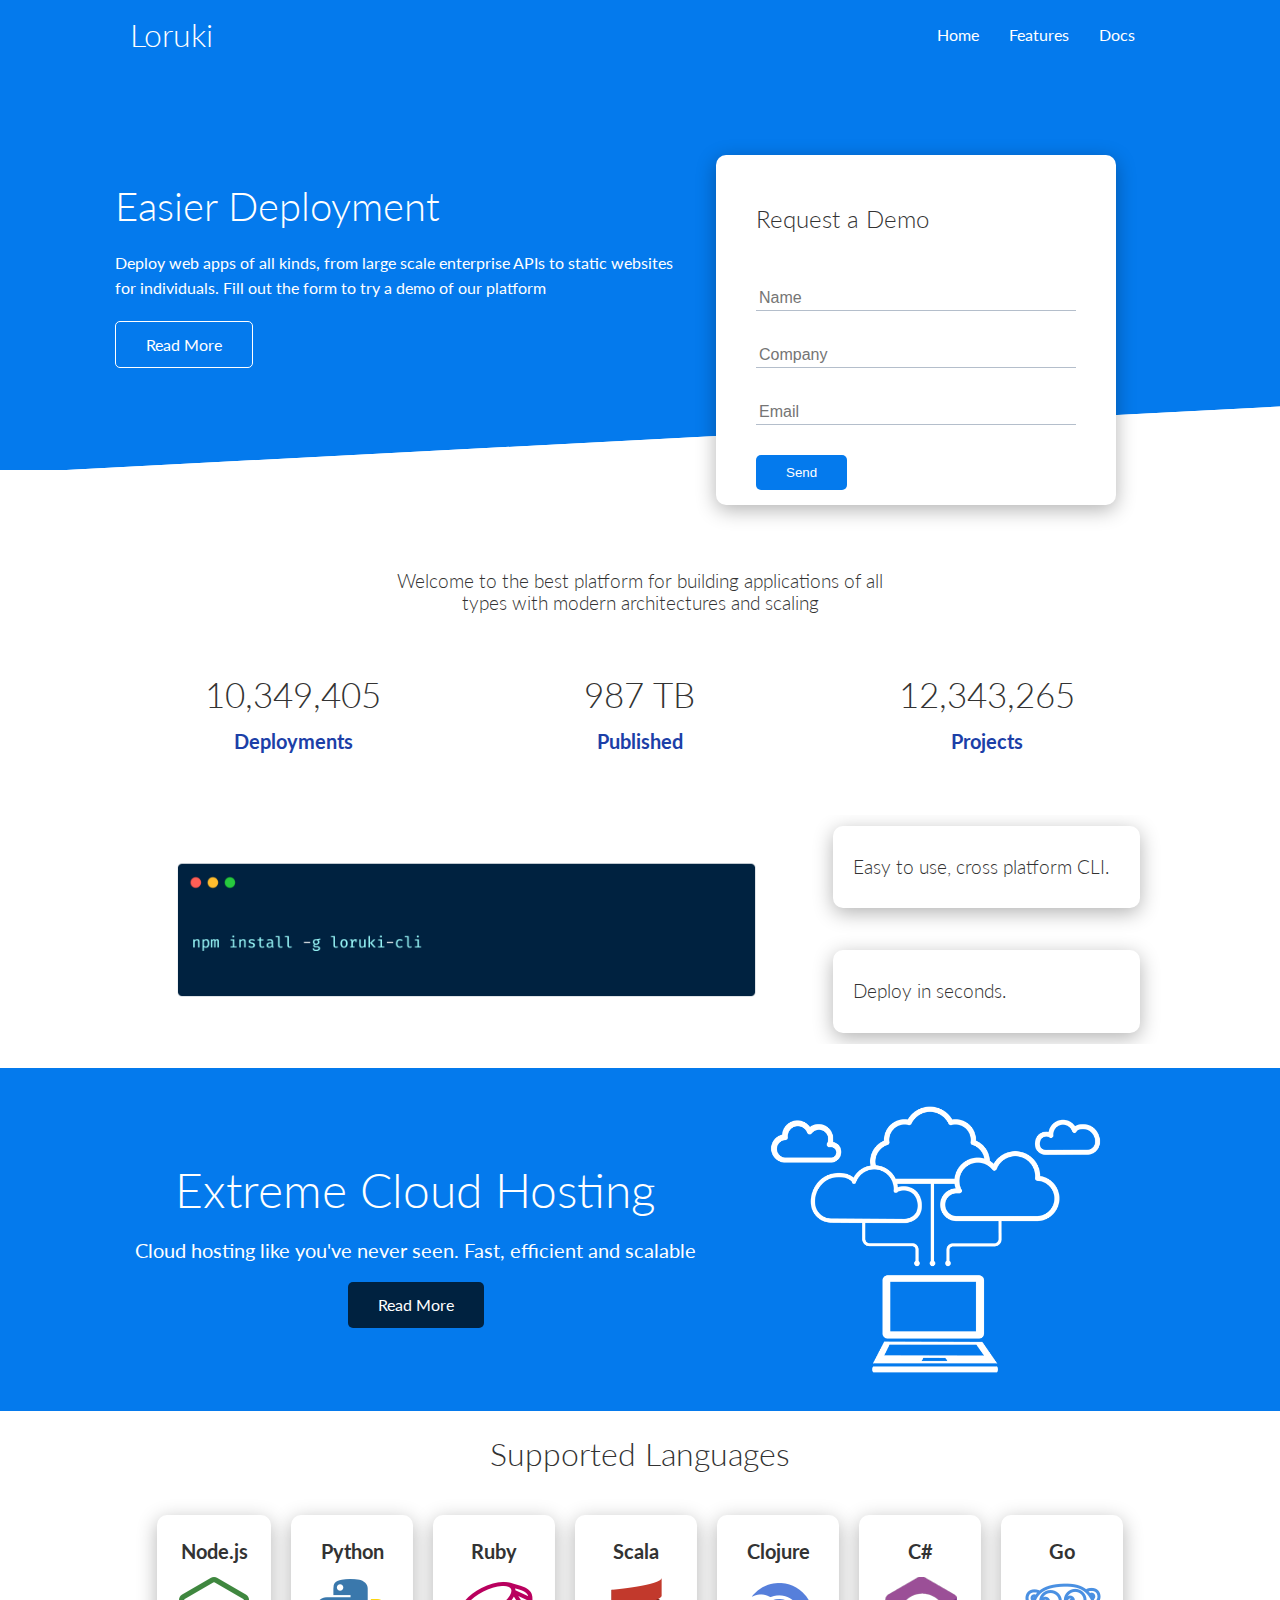
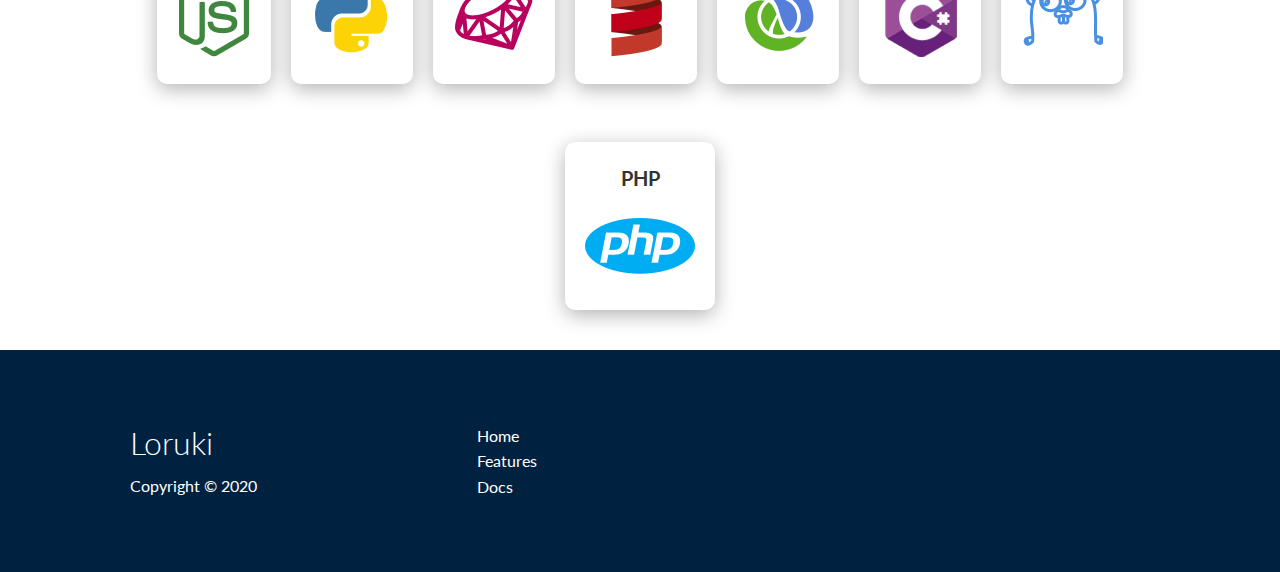
<file: index.html>
<!DOCTYPE html>
<html lang="en">
	<head>
		<meta charset="UTF-8" />
		<meta name="viewport" content="width=device-width, initial-scale=1.0" />
		<title>Loruki| Cloud Hosting For Everyone</title>
		<link rel="stylesheet" href="css/utilities.css" />
		<link rel="stylesheet" href="css/style.css" />
		<link
			rel="stylesheet"
			href="https://cdnjs.cloudflare.com/ajax/libs/font-awesome/5.15.1/css/all.min.css"
			integrity="sha512-+4zCK9k+qNFUR5X+cKL9EIR+ZOhtIloNl9GIKS57V1MyNsYpYcUrUeQc9vNfzsWfV28IaLL3i96P9sdNyeRssA=="
			crossorigin="anonymous"
		/>
	</head>
	<body>
		<!--Navbar-->
		<div class="navbar">
			<div class="container flex">
				<h1 class="logo">Loruki</h1>
				<nav>
					<ul>
						<li><a href="index.html">Home</a></li>
						<li><a href="features.html">Features</a></li>
						<li><a href="docs.html">Docs</a></li>
					</ul>
				</nav>
			</div>
		</div>

		<!--showcase-->
		<section class="showcase">
			<div class="container grid">
				<div class="showcase-text">
					<h1>Easier Deployment</h1>
					<p>
						Deploy web apps of all kinds, from large scale enterprise APIs to
						static websites for individuals. Fill out the form to try a demo of
						our platform
					</p>
					<a href="features.html" class="btn btn-outline">Read More</a>
				</div>
				<div class="showcase-form card">
					<h2>Request a Demo</h2>
					<form
						name="contact"
						method="POST"
						netlify-honeypot="bot-field"
						data-netlify="true"
					>
						<input type="hidden" name="form-name" value="contact" />
						<p class="hidden">
							<label
								>Don’t fill this out if you're human: <input name="bot-field"
							/></label>
						</p>
						<div class="form-control">
							<input type="text" name="name" placeholder="Name" required />
						</div>
						<div class="form-control">
							<input
								type="text"
								name="company"
								placeholder="Company"
								required
							/>
						</div>
						<div class="form-control">
							<input type="text" name="email" placeholder="Email" required />
						</div>
						<input type="submit" value="Send" class="btn btn-primary" />
					</form>
				</div>
			</div>
		</section>

		<!--Stats-->
		<section class="stats">
			<div class="container">
				<h3 class="stats-heading text-center my-1">
					Welcome to the best platform for building applications of all types
					with modern architectures and scaling
				</h3>
				<div class="grid grid-3 text-center my-4">
					<div>
						<i class="fas fa-server fa-3x"></i>
						<h3>10,349,405</h3>
						<p class="text-secondary">Deployments</p>
					</div>
					<div>
						<i class="fas fa-upload fa-3x"></i>
						<h3>987 TB</h3>
						<p class="text-secondary">Published</p>
					</div>
					<div>
						<i class="fas fa-project-diagram fa-3x"></i>
						<h3>12,343,265</h3>
						<p class="text-secondary">Projects</p>
					</div>
				</div>
			</div>
		</section>

		<!--CLI-->
		<section class="cli">
			<div class="container grid">
				<img src="images/cli.png" alt="loruki cli" />
				<div class="card">
					<h3>Easy to use, cross platform CLI.</h3>
				</div>
				<div class="card">
					<h3>Deploy in seconds.</h3>
				</div>
			</div>
		</section>

		<!--Cloud-->
		<section class="cloud bg-primary my-2 py-2">
			<div class="container grid">
				<div class="text-center">
					<h2 class="lg">Extreme Cloud Hosting</h2>
					<p class="lead my-1">
						Cloud hosting like you've never seen. Fast, efficient and scalable
					</p>
					<a href="features.html" class="btn btn-dark">Read More</a>
				</div>
				<img src="/images/cloud.png" alt="image of cloud illustration" />
			</div>
		</section>

		<!--Languages-->

		<section class="languages">
			<h2 class="md text-center my-2">Supported Languages</h2>
			<div class="container flex">
				<div class="card">
					<h4>Node.js</h4>
					<img src="/images/logos/node.png" alt="node.js logo" />
				</div>
				<div class="card">
					<h4>Python</h4>
					<img src="/images/logos/python.png" alt="Python logo" />
				</div>
				<div class="card">
					<h4>Ruby</h4>
					<img src="/images/logos/ruby.png" alt="Ruby logo" />
				</div>
				<div class="card">
					<h4>Scala</h4>
					<img src="/images/logos/scala.png" alt="Scala logo" />
				</div>
				<div class="card">
					<h4>Clojure</h4>
					<img src="/images/logos/clojure.png" alt="Clojure logo" />
				</div>
				<div class="card">
					<h4>C#</h4>
					<img src="/images/logos/csharp.png" alt="C-sharp logo" />
				</div>
				<div class="card">
					<h4>Go</h4>
					<img src="/images/logos/go.png" alt="Go logo" />
				</div>
				<div class="card">
					<h4>PHP</h4>
					<img src="/images/logos/php.png" alt="PHP logo" />
				</div>
			</div>
		</section>

		<!--Footer-->
		<footer class="footer bg-dark py-5">
			<div class="container grid-3 grid">
				<div>
					<h1>Loruki</h1>
					<p>Copyright &copy; 2020</p>
				</div>
				<nav>
					<ul>
						<li><a href="index.html">Home</a></li>
						<li><a href="features.html">Features</a></li>
						<li><a href="docs.html">Docs</a></li>
					</ul>
				</nav>
				<div class="social">
					<a href="#"><i class="fab fa-github fa-2x"></i></a>
					<a href="#"><i class="fab fa-facebook fa-2x"></i></a>
					<a href="#"><i class="fab fa-twitter fa-2x"></i></a>
					<a href="#"><i class="fab fa-instagram fa-2x"></i></a>
				</div>
			</div>
		</footer>
	</body>
</html>
</file>
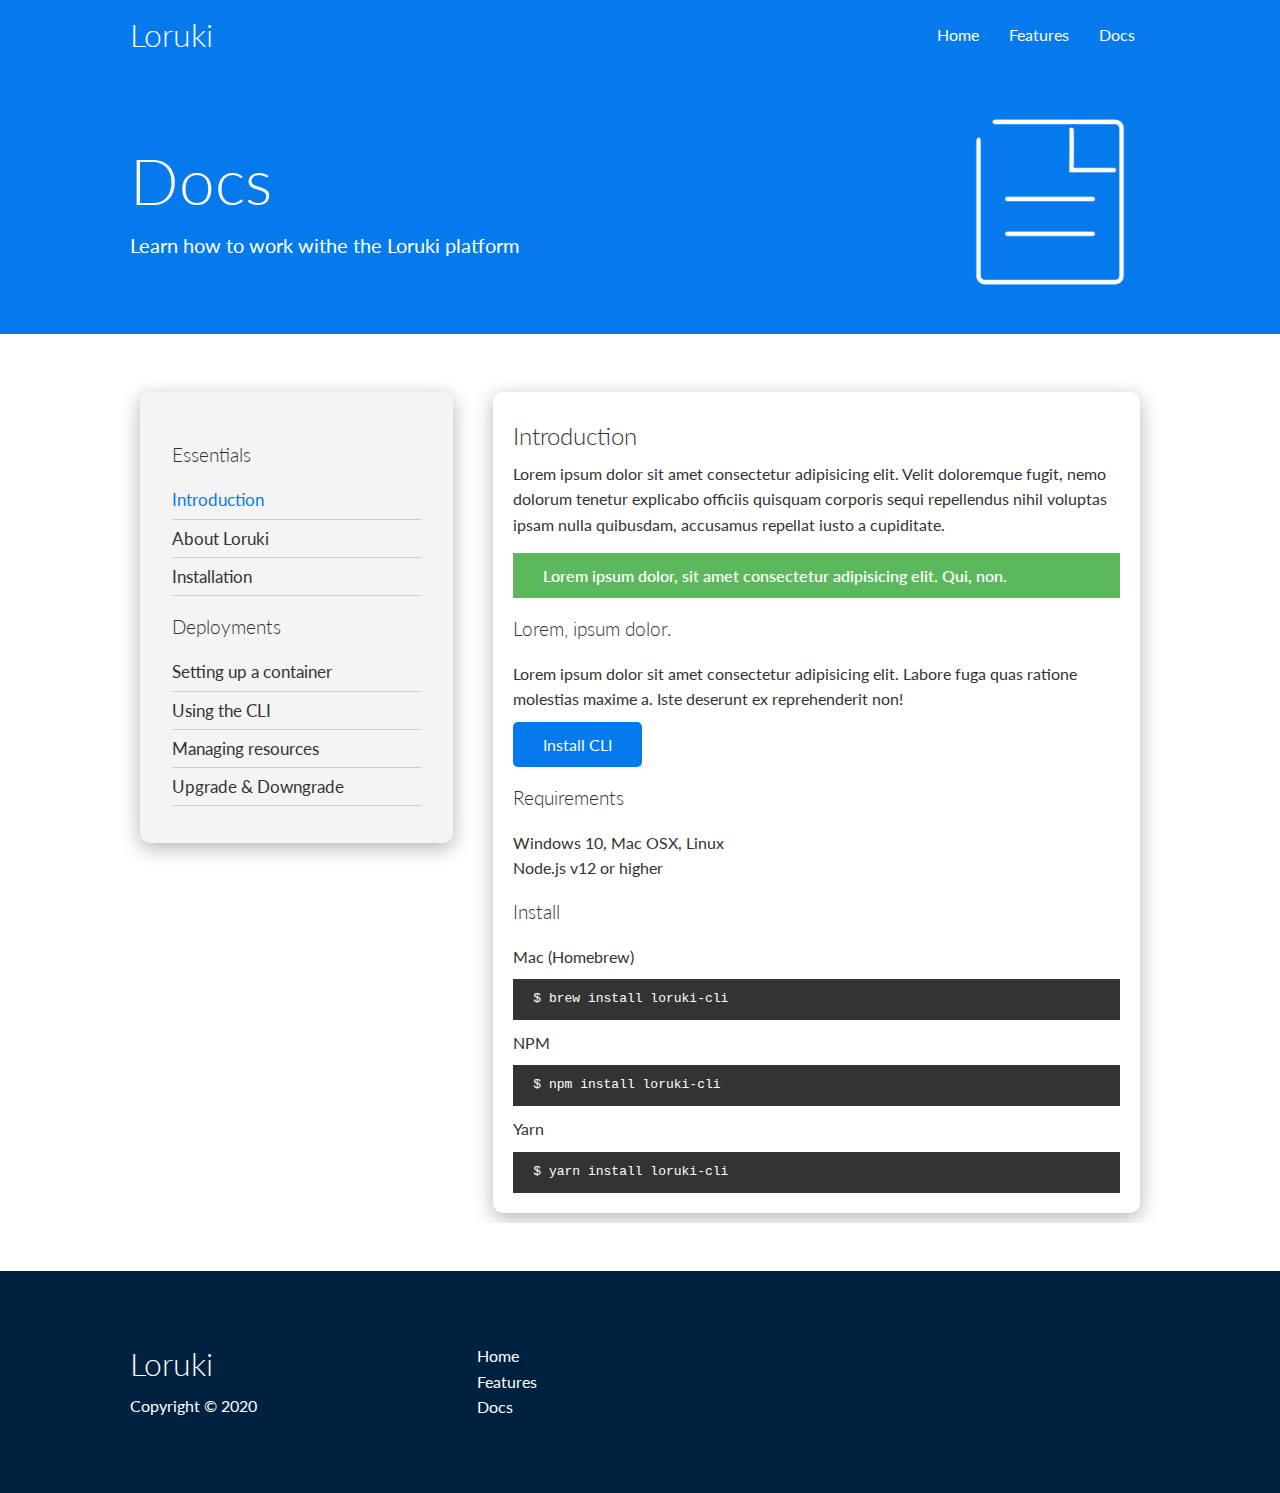
<file: docs.html>
<!DOCTYPE html>
<html lang="en">
	<head>
		<meta charset="UTF-8" />
		<meta name="viewport" content="width=device-width, initial-scale=1.0" />
		<title>Loruki| Cloud Hosting For Everyone</title>
		<link rel="stylesheet" href="css/utilities.css" />
		<link rel="stylesheet" href="css/style.css" />
		<link
			rel="stylesheet"
			href="https://cdnjs.cloudflare.com/ajax/libs/font-awesome/5.15.1/css/all.min.css"
			integrity="sha512-+4zCK9k+qNFUR5X+cKL9EIR+ZOhtIloNl9GIKS57V1MyNsYpYcUrUeQc9vNfzsWfV28IaLL3i96P9sdNyeRssA=="
			crossorigin="anonymous"
		/>
	</head>
	<body>
		<!--Navbar-->
		<div class="navbar">
			<div class="container flex">
				<h1 class="logo">Loruki</h1>
				<nav>
					<ul>
						<li><a href="index.html">Home</a></li>
						<li><a href="features.html">Features</a></li>
						<li><a href="docs.html">Docs</a></li>
					</ul>
				</nav>
			</div>
		</div>

		<!--Head-->
		<section class="docs-head bg-primary py-3">
			<div class="container grid">
				<div>
					<h1 class="xl">Docs</h1>
					<p class="lead">Learn how to work withe the Loruki platform</p>
				</div>
				<img src="/images/docs.png" alt="illustration of a server" />
			</div>
		</section>

		<!--featu-main-->
		<section class="docs-main my-4">
			<div class="container grid">
				<div class="card bg-light p-3">
					<h3 class="my-2">Essentials</h3>
					<nav>
						<ul>
							<li><a class="text-primary" href="#">Introduction</a></li>
							<li><a href="#">About Loruki</a></li>
							<li><a href="#">Installation</a></li>
						</ul>
					</nav>
					<h3 class="my-2">Deployments</h3>
					<nav>
						<ul>
							<li><a href="#">Setting up a container</a></li>
							<li><a href="#">Using the CLI</a></li>
							<li><a href="#">Managing resources</a></li>
							<li><a href="#">Upgrade & Downgrade</a></li>
						</ul>
					</nav>
				</div>
				<div class="card">
					<h2>Introduction</h2>
					<p>
						Lorem ipsum dolor sit amet consectetur adipisicing elit. Velit
						doloremque fugit, nemo dolorum tenetur explicabo officiis quisquam
						corporis sequi repellendus nihil voluptas ipsam nulla quibusdam,
						accusamus repellat iusto a cupiditate.
					</p>
					<div class="alert alert-success">
						<i class="fas fa-info"></i>Lorem ipsum dolor, sit amet consectetur
						adipisicing elit. Qui, non.
					</div>
					<h3>Lorem, ipsum dolor.</h3>
					<p>
						Lorem ipsum dolor sit amet consectetur adipisicing elit. Labore fuga
						quas ratione molestias maxime a. Iste deserunt ex reprehenderit non!
					</p>
					<a href="#" class="btn btn-primary">Install CLI</a>
					<h3>Requirements</h3>
					<ul>
						<li>Windows 10, Mac OSX, Linux</li>
						<li>Node.js v12 or higher</li>
					</ul>
					<h3>Install</h3>
					<p>Mac (Homebrew)</p>
					<pre><code>$ brew install loruki-cli</code></pre>
					<p>NPM</p>
					<pre><code>$ npm install loruki-cli</code></pre>
					<p>Yarn</p>
					<pre><code>$ yarn install loruki-cli</code></pre>
				</div>
			</div>
		</section>

		<!--Footer-->
		<footer class="footer bg-dark py-5">
			<div class="container grid-3 grid">
				<div>
					<h1>Loruki</h1>
					<p>Copyright &copy; 2020</p>
				</div>
				<nav>
					<ul>
						<li><a href="index.html">Home</a></li>
						<li><a href="features.html">Features</a></li>
						<li><a href="docs.html">Docs</a></li>
					</ul>
				</nav>
				<div class="social">
					<a href="#"><i class="fab fa-github fa-2x"></i></a>
					<a href="#"><i class="fab fa-facebook fa-2x"></i></a>
					<a href="#"><i class="fab fa-twitter fa-2x"></i></a>
					<a href="#"><i class="fab fa-instagram fa-2x"></i></a>
				</div>
			</div>
		</footer>
	</body>
</html>
</file>
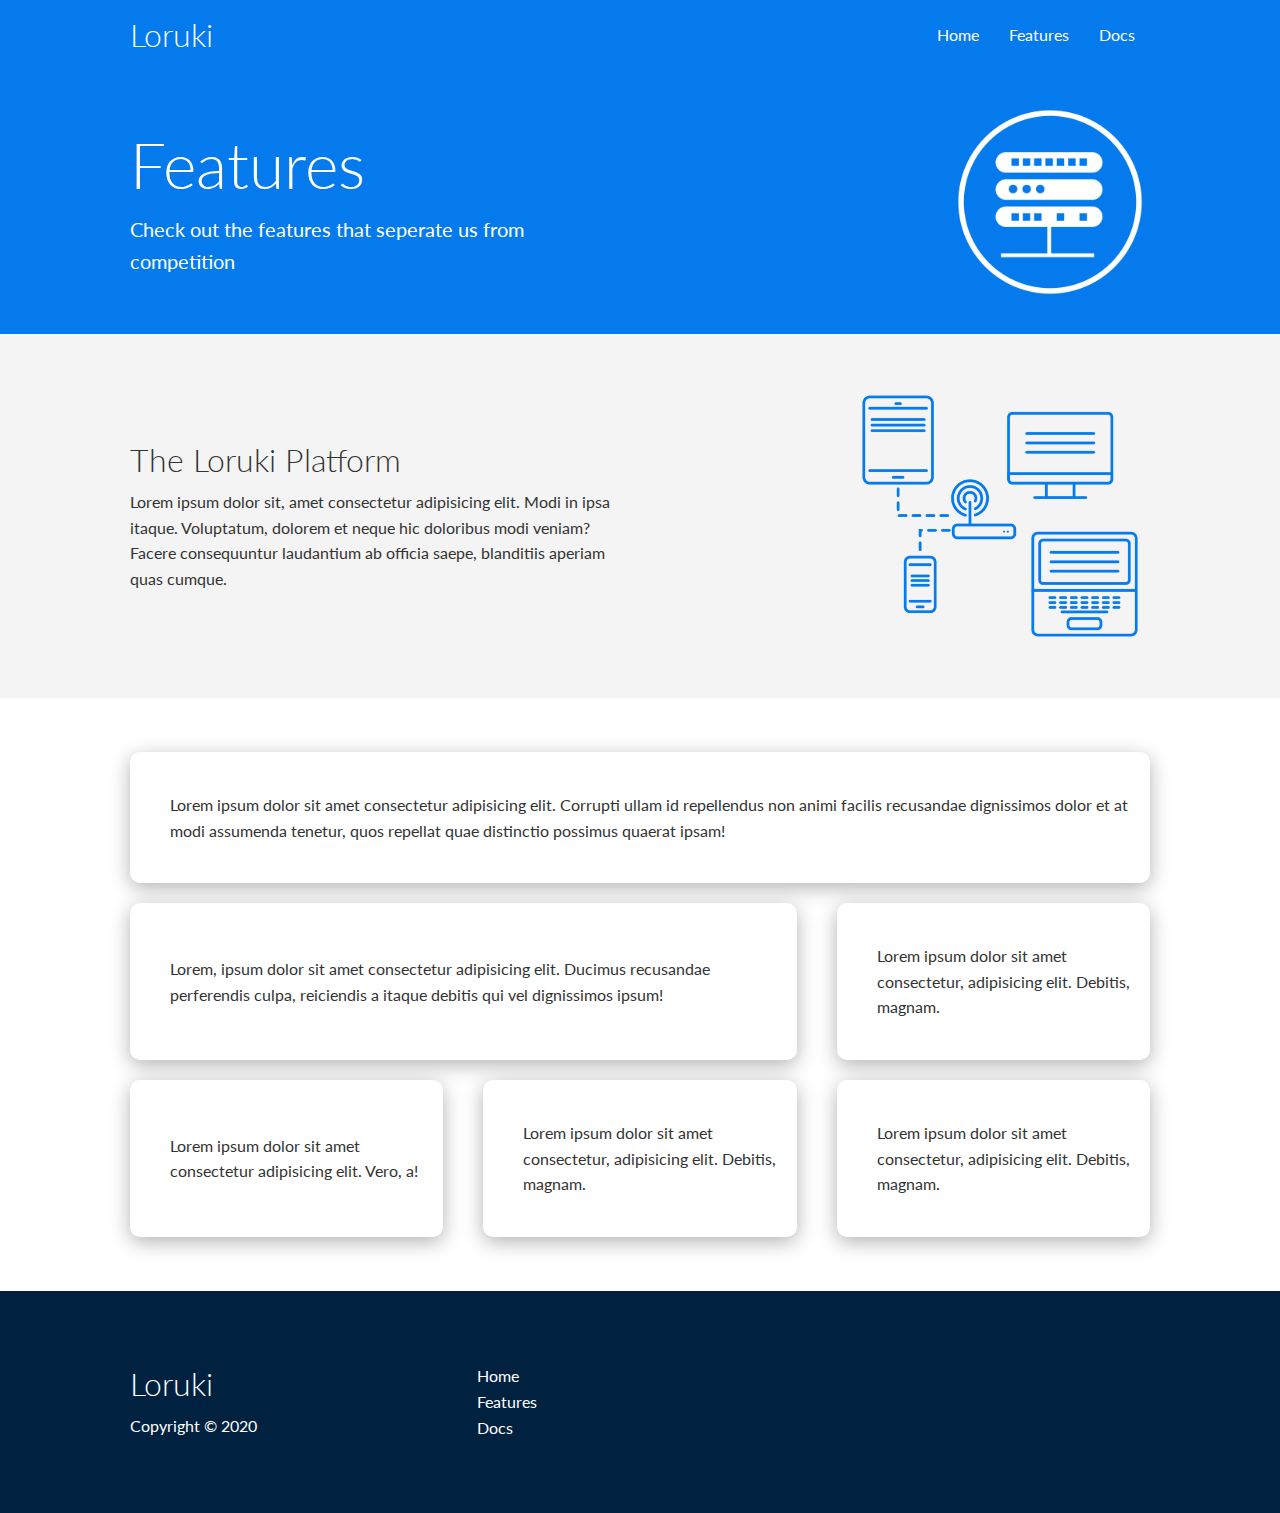
<file: features.html>
<!DOCTYPE html>
<html lang="en">
	<head>
		<meta charset="UTF-8" />
		<meta name="viewport" content="width=device-width, initial-scale=1.0" />
		<title>Loruki| Cloud Hosting For Everyone</title>
		<link rel="stylesheet" href="css/utilities.css" />
		<link rel="stylesheet" href="css/style.css" />
		<link
			rel="stylesheet"
			href="https://cdnjs.cloudflare.com/ajax/libs/font-awesome/5.15.1/css/all.min.css"
			integrity="sha512-+4zCK9k+qNFUR5X+cKL9EIR+ZOhtIloNl9GIKS57V1MyNsYpYcUrUeQc9vNfzsWfV28IaLL3i96P9sdNyeRssA=="
			crossorigin="anonymous"
		/>
	</head>
	<body>
		<!--Navbar-->
		<div class="navbar">
			<div class="container flex">
				<h1 class="logo">Loruki</h1>
				<nav>
					<ul>
						<li><a href="index.html">Home</a></li>
						<li><a href="features.html">Features</a></li>
						<li><a href="docs.html">Docs</a></li>
					</ul>
				</nav>
			</div>
		</div>

		<!--Head-->
		<section class="features-head bg-primary py-3">
			<div class="container grid">
				<div>
					<h1 class="xl">Features</h1>
					<p class="lead">
						Check out the features that seperate us from competition
					</p>
				</div>
				<img src="/images/server.png" alt="illustration of a server" />
			</div>
		</section>

		<!--subhead-->
		<section class="features-sub-head bg-light py-3">
			<div class="container grid">
                <div>
					<h1 class="md">The Loruki Platform</h1>
					<p>
						Lorem ipsum dolor sit, amet consectetur adipisicing elit. Modi in ipsa itaque. Voluptatum, dolorem et neque hic doloribus modi veniam? Facere consequuntur laudantium ab officia saepe, blanditiis aperiam quas cumque.
					</p>
				</div>
				<img src="/images/server2.png" alt="illustration of a server" />
			</div>
            </div>
        </section>
        
        <!--features-main-->
        <section class="features-main my-2">
            <div class="container grid grid-3">
                <div class="card flex">
                    <i class="fas fa-server fa-3x"></i>
                    <p>Lorem ipsum dolor sit amet consectetur adipisicing elit. Corrupti ullam id repellendus non animi facilis recusandae dignissimos dolor et at modi assumenda tenetur, quos repellat quae distinctio possimus quaerat ipsam!</p>
                </div>
                <div class="card flex">
                    <i class="fas fa-network-wired fa-3x"></i>
                    <p>
                        Lorem, ipsum dolor sit amet consectetur adipisicing elit. Ducimus
                        recusandae perferendis culpa, reiciendis a itaque debitis qui vel
                        dignissimos ipsum!
                    </p>
                </div>
                <div class="card flex">
                    <i class="fas fa-laptop-code fa-3x"></i>
                    <p>
                        Lorem ipsum dolor sit amet consectetur, adipisicing elit. Debitis,
                        magnam.
                    </p>
                </div>
                <div class="card flex">
                    <i class="fas fa-database fa-3x"></i>
                    <p>
                        Lorem ipsum dolor sit amet consectetur adipisicing elit. Vero, a!
                    </p>
                </div>
                <div class="card flex">
                    <i class="fa fa-power-off fa-3x"></i>
                    <p>
                        Lorem ipsum dolor sit amet consectetur, adipisicing elit. Debitis,
                        magnam.
                    </p>
                </div>
                <div class="card flex">
                    <i class="fas fa-upload fa-3x"></i>
                    <p>
                        Lorem ipsum dolor sit amet consectetur, adipisicing elit. Debitis,
                        magnam.
                    </p>
                </div>
            </div>
        </section>

		<!--Footer-->
		<footer class="footer bg-dark py-5">
			<div class="container grid-3 grid">
				<div>
					<h1>Loruki</h1>
					<p>Copyright &copy; 2020</p>
				</div>
				<nav>
					<ul>
						<li><a href="index.html">Home</a></li>
						<li><a href="features.html">Features</a></li>
						<li><a href="docs.html">Docs</a></li>
					</ul>
				</nav>
				<div class="social">
					<a href="#"><i class="fab fa-github fa-2x"></i></a>
					<a href="#"><i class="fab fa-facebook fa-2x"></i></a>
					<a href="#"><i class="fab fa-twitter fa-2x"></i></a>
					<a href="#"><i class="fab fa-instagram fa-2x"></i></a>
				</div>
			</div>
		</footer>
	</body>
</html>
</file>
<file: css/utilities.css>
.container {
	max-width: 1100px;
	margin: 0 auto;
	overflow: auto;
	padding: 0 40px;
}

.flex {
	display: flex;
	justify-content: center;
	align-items: center;
	height: 100%;
}

.grid {
	display: grid;
	grid-template-columns: repeat(2, 1fr);
	gap: 20px;
	justify-content: center;
	align-items: center;
	height: 100%;
}

.grid-3 {
	grid-template-columns: repeat(3, 1fr);
}

.card {
	background-color: #fff;
	border-radius: 10px;
	box-shadow: 0 5px 20px rgba(0, 0, 0, 0.3);
	padding: 20px;
	margin: 10px;
	color: #333;
}

.text-center {
	text-align: center;
}

.btn {
	display: inline-block;
	padding: 10px 30px;
	cursor: pointer;
	background-color: var(--primary-color);
	color: #fff;
	border: none;
	border-radius: 5px;
}

.btn-outline {
	background-color: transparent;
	border: 1px white solid;
}

.btn:hover {
	transform: scale(0.96);
}

/*Alerts*/
.alert {
	background-color: var(--light-color);
	padding: 10px 20px;
	font-weight: 600;
	margin: 15px 0;
}

.alert i {
	margin-right: 10px;
}

.alert-success {
	background-color: var(--success-color);
	color: #fff;
}

.alert-error {
	background-color: var(--error-color);
	color: #fff;
}

/*Backgrounds and colored buttons*/
.bg-primary,
.btn-primary {
	background-color: var(--primary-color);
	color: #fff;
}
.bg-secondary,
.btn-secondary {
	background-color: var(--secondary-color);
	color: #fff;
}
.bg-dark,
.btn-dark {
	background-color: var(--dark-color);
	color: #fff;
}
.bg-light,
.btn-light {
	background-color: var(--light-color);
	color: #333;
}

.bg-light a,
.btn-light a {
	color: #333;
}

.bg-primary a,
.btn-primary a,
.bg-secondary a,
.btn-secondary a,
.bg-dark a,
.btn-dark a {
	color: #fff;
}

/*Text colors*/
.text-primary {
	color: var(--primary-color) !important;
}
.text-secondary {
	color: var(--secondary-color);
}
.text-dark {
	color: var(--dark-color);
}
.text-light {
	color: var(--light-color);
}

/*Text sizes*/
.lead {
	font-size: 20px;
}

.sm {
	font-size: 1rem;
}

.md {
	font-size: 2rem;
}

.lg {
	font-size: 3rem;
}

.xl {
	font-size: 4rem;
}

/*margin*/
.my-1 {
	margin: 1rem 0;
}
.my-2 {
	margin: 1.5rem 0;
}
.my-3 {
	margin: 2rem 0;
}
.my-4 {
	margin: 3rem 0;
}
.my-5 {
	margin: 4rem 0;
}
.m-1 {
	margin: 0 1rem;
}
.m-2 {
	margin: 0 1.5rem;
}
.m-3 {
	margin: 0 2rem;
}
.m-4 {
	margin: 0 3rem;
}
.m-5 {
	margin: 0 4rem;
}
/*padding*/
.py-1 {
	padding: 1rem 0;
}
.py-2 {
	padding: 1.5rem 0;
}
.py-3 {
	padding: 2rem 0;
}
.py-4 {
	padding: 3rem 0;
}
.py-5 {
	padding: 4rem 0;
}
.p-1 {
	padding: 1rem;
}
.p-2 {
	padding: 1.5rem;
}
.p-3 {
	padding: 2rem;
}
.p-4 {
	padding: 3rem;
}
.p-5 {
	padding: 4rem;
}
</file>
<file: css/style.css>
@import url("https://fonts.googleapis.com/css2?family=Lato:wght@300&display=swap");

:root {
	--primary-color: #047aed;
	--secondary-color: #1c3fa8;
	--dark-color: #002240;
	--light-color: #f4f4f4;

	--success-color: #5cb85c;
	--error-color: #d9534f;
}

* {
	box-sizing: border-box;
	padding: 0;
	margin: 0;
}
* body {
	font-family: "Lato", sans-serif;
	color: #333;
	line-height: 1.6;
}

ul {
	list-style-type: none;
}

a {
	text-decoration: none;
	color: #333;
}

h1,
h2,
h3 {
	font-weight: 300;
	line-height: 1.2;
	margin: 10px 0;
}

p {
	margin: 10px 0;
}

img {
	width: 100%;
}

code,
pre {
	background: #333;
	color: #fff;
	padding: 10px;
}

.hidden {
	visibility: hidden;
	height: 0;
}

/*navbar*/
.navbar {
	background-color: var(--primary-color);
	color: #fff;
	height: 70px;
}

.navbar .flex {
	justify-content: space-between;
}

.navbar ul {
	display: flex;
}

.navbar a {
	color: #fff;
	padding: 10px;
	margin: 0 5px;
}

.navbar a:hover {
	border-bottom: 2px white solid;
}

/*showcase*/
.showcase {
	height: 400px;
	background-color: var(--primary-color);
	color: #fff;
	position: relative;
}

.showcase h1 {
	font-size: 40px;
}

.showcase p {
	margin: 20px 0;
}

.showcase .grid {
	grid-template-columns: 55% 45%;
	gap: 30px;
	overflow: visible;
}

.showcase-text {
	animation: slideInFromLeft 1s ease-in;
}

.showcase-form {
	position: relative;
	top: 60px;
	height: 350px;
	width: 400px;
	padding: 40px;
	z-index: 100;
	animation: slideInFromRight 1s ease-in;
}

.showcase-form .form-control {
	margin: 30px 0;
}

.showcase-form input[type="text"],
.showcase-form input[type="email"] {
	border: none;
	border-bottom: 1px solid #b4becb;
	width: 100%;
	padding: 3px;
	font-size: 16px;
}

.showcase-form input:focus {
	outline: none;
	border-radius: 4px;
	box-shadow: 0px 0px 8px 3px #4484c4;
}

.showcase::before,
.showcase::after {
	position: absolute;
	content: "";
	height: 100px;
	bottom: -70px;
	right: 0;
	left: 0;
	background-color: #fff;
	transform: skewY(-3deg);
	-webkit-transform: skewY(-3deg);
	-ms-transform: skewY(-3deg);
	-moz-transform: skewY(-3deg);
}

/*Stats*/
.stats {
	padding-top: 100px;
	animation: slideInFromBottom 1s ease-in;
}

.stats-heading {
	max-width: 500px;
	margin: auto;
}

.stats .grid h3 {
	font-size: 35px;
}

.stats .grid p {
	font-size: 20px;
	font-weight: bold;
}

.cli .grid {
	grid-template-columns: repeat(3, 1fr);
	grid-template-rows: repeat(2, 1fr);
}

.cli .grid > *:first-child {
	grid-column: 1 / span 2;
	grid-row: 1 / span 2;
}

/*Cloud*/
.cloud .grid {
	grid-template-columns: 4fr 3fr;
}

/*Languages*/

.languages .flex {
	flex-wrap: wrap;
}

.languages .card {
	text-align: center;
	margin: 18px 10px 40px;
	transition: 0.2s ease-in;
}

.languages .card h4 {
	font-size: 20px;
	margin-bottom: 10px;
}

.languages .card:hover {
	transform: translatey(-15px);
}

/*Features*/
.features-head img,
.docs-head img {
	width: 200px;
	justify-self: flex-end;
}

.features-sub-head img {
	width: 300px;
	justify-self: flex-end;
}

.features-main .card > i {
	margin-right: 20px;
}

.features-main .grid {
	padding: 30px;
}

.features-main .grid > *:first-child {
	grid-column: 1 / span 3;
}

.features-main .grid > *:nth-child(2) {
	grid-column: 1 / span 2;
}

/*docs*/
.docs-main h3 {
	margin: 20px 0;
}

.docs-main .grid *:first-child {
	align-self: flex-start;
}

.docs-main .grid {
	grid-template-columns: 1fr 2fr;
}

.docs-main nav li {
	font-size: 17px;
	padding-bottom: 5px;
	margin-bottom: 5px;
	border-bottom: 1px #ccc solid;
}

.docs-main nav li:hover {
	font-weight: bold;
}

/*Footer*/
.footer .social a {
	margin: 0 10px;
}

/*Animations*/
@keyframes slideInFromLeft {
	0% {
		transform: translateX(-100%);
	}

	100% {
		transform: translateX(0);
	}
}

@keyframes slideInFromRight {
	0% {
		transform: translateX(100%);
	}

	100% {
		transform: translateX(0);
	}
}

@keyframes slideInFromTop {
	0% {
		transform: translateY(-100%);
	}

	100% {
		transform: translateX(0);
	}
}

@keyframes slideInFromBottom {
	0% {
		transform: translateY(100%);
	}

	100% {
		transform: translateY(0);
	}
}

/*Tablets and under*/
@media (max-width: 768px) {
	.grid,
	.showcase .grid,
	.cli .grid,
	.stats .grid,
	.cloud .grid,
	.features-main .grid,
	.docs-main .grid {
		grid-template-columns: 1fr;
		grid-template-rows: 1fr;
	}

	.showcase {
		height: auto;
	}

	.showcase-text {
		text-align: center;
		margin-top: 40px;
		animation: slideInFromTop 1s ease-in;
	}

	.showcase-form {
		justify-self: center;
		margin: auto;
		animation: slideInFromBottom 1s ease-in;
	}

	.cli .grid > *:first-child {
		grid-column: 1;
		grid-row: 1;
	}

	.features-head,
	.features-sub-head,
	.docs-head {
		text-align: center;
	}

	.features-head img,
	.features-sub-head img,
	.docs-head img {
		justify-self: center;
	}

	.features-main .grid > *:first-child,
	.features-main .grid > *:nth-child(2) {
		grid-column: 1;
	}
}

/*Mobile*/
@media (max-width: 500px) {
	.navbar {
		height: 110px;
	}

	.navbar .flex {
		flex-direction: column;
	}

	.navbar ul {
		padding: 10px;
		background-color: rgba(0, 0, 0, 0.1);
	}
}
</file>
